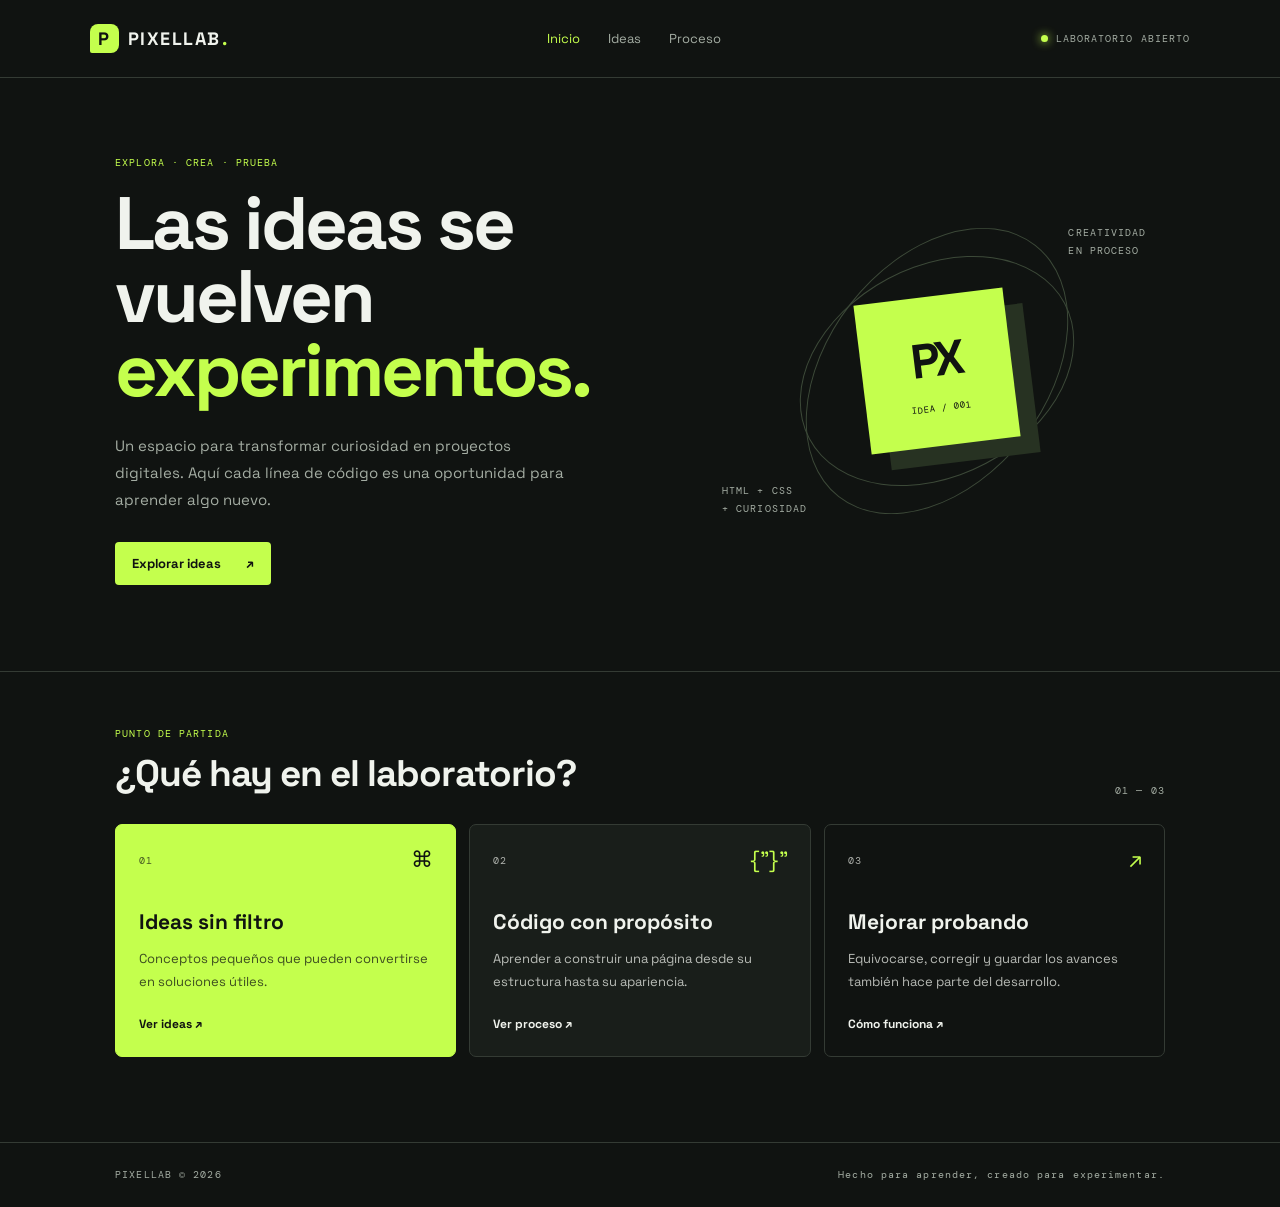
<file: index.html>
<!DOCTYPE html>
<html lang="es">
<head>
  <meta charset="UTF-8">
  <meta name="viewport" content="width=device-width, initial-scale=1.0">
  <title>PixelLab | Inicio</title>
  <link rel="stylesheet" href="estilos.css">
</head>
<body>
  <header class="topbar">
    <a class="marca" href="index.html"><span class="marca-icono">P</span> PIXELLAB<span class="punto">.</span></a>
    <nav>
      <a class="activo" href="index.html">Inicio</a>
      <a href="pagina1.html">Ideas</a>
      <a href="pagina2.html">Proceso</a>
    </nav>
    <span class="estado"><span></span> LABORATORIO ABIERTO</span>
  </header>

  <main>
    <section class="hero">
      <div class="hero-texto">
        <p class="sobrelinea">EXPLORA · CREA · PRUEBA</p>
        <h1>Las ideas se vuelven<br><em>experimentos.</em></h1>
        <p class="intro">Un espacio para transformar curiosidad en proyectos digitales. Aquí cada línea de código es una oportunidad para aprender algo nuevo.</p>
        <a class="boton" href="pagina1.html">Explorar ideas <span>↗</span></a>
      </div>
      <div class="figura">
        <div class="orbita orbita-1"></div>
        <div class="orbita orbita-2"></div>
        <div class="cuadro-central"><span>PX</span><small>IDEA / 001</small></div>
        <span class="etiqueta etiqueta-arriba">CREATIVIDAD<br>EN PROCESO</span>
        <span class="etiqueta etiqueta-abajo">HTML + CSS<br>+ CURIOSIDAD</span>
      </div>
    </section>

    <section class="seccion">
      <div class="titulo-seccion">
        <div><p class="sobrelinea">PUNTO DE PARTIDA</p><h2>¿Qué hay en el laboratorio?</h2></div>
        <span class="contador">01 — 03</span>
      </div>
      <div class="rejilla">
        <article class="bloque bloque-verde">
          <span class="numero">01</span><span class="simbolo">⌘</span>
          <h3>Ideas sin filtro</h3>
          <p>Conceptos pequeños que pueden convertirse en soluciones útiles.</p>
          <a href="pagina1.html">Ver ideas ↗</a>
        </article>
        <article class="bloque bloque-oscuro">
          <span class="numero">02</span><span class="simbolo">{"}"</span>
          <h3>Código con propósito</h3>
          <p>Aprender a construir una página desde su estructura hasta su apariencia.</p>
          <a href="pagina2.html">Ver proceso ↗</a>
        </article>
        <article class="bloque bloque-borde">
          <span class="numero">03</span><span class="simbolo">↗</span>
          <h3>Mejorar probando</h3>
          <p>Equivocarse, corregir y guardar los avances también hace parte del desarrollo.</p>
          <a href="pagina2.html">Cómo funciona ↗</a>
        </article>
      </div>
    </section>
  </main>

  <footer><span>PIXELLAB © 2026</span><span>Hecho para aprender, creado para experimentar.</span></footer>
</body>
</html>
</file>
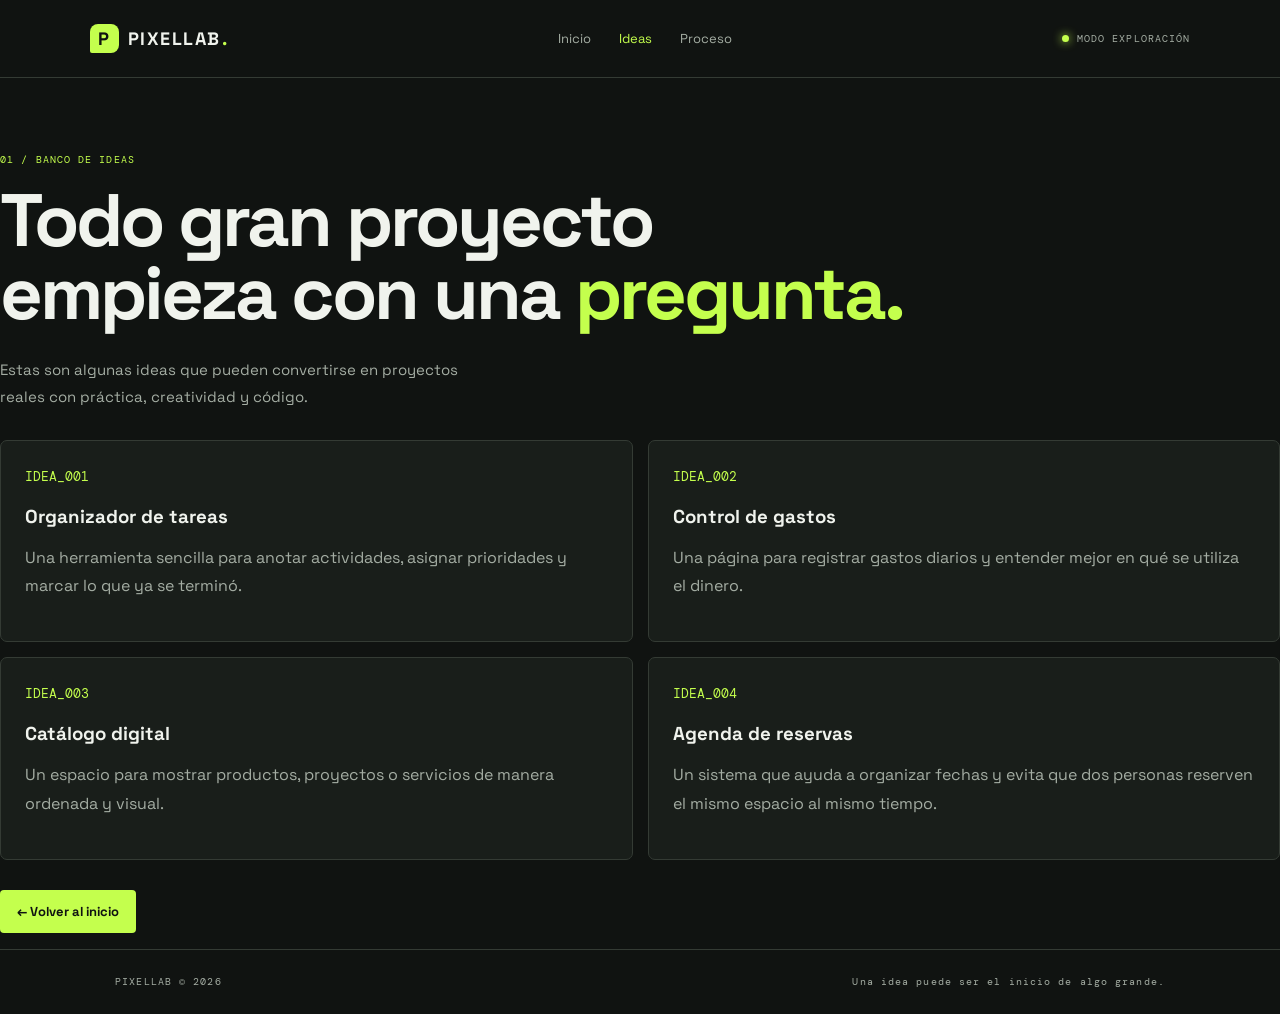
<file: pagina1.html>
<!DOCTYPE html>
<html lang="es">
<head>
  <meta charset="UTF-8">
  <meta name="viewport" content="width=device-width, initial-scale=1.0">
  <title>PixelLab | Ideas</title>
  <link rel="stylesheet" href="estilos.css">
</head>
<body>
  <header class="topbar">
    <a class="marca" href="index.html"><span class="marca-icono">P</span> PIXELLAB<span class="punto">.</span></a>
    <nav><a href="index.html">Inicio</a><a class="activo" href="pagina1.html">Ideas</a><a href="pagina2.html">Proceso</a></nav>
    <span class="estado"><span></span> MODO EXPLORACIÓN</span>
  </header>
  <main class="contenedor pagina-secundaria">
    <p class="sobrelinea">01 / BANCO DE IDEAS</p>
    <h1>Todo gran proyecto<br>empieza con una <em>pregunta.</em></h1>
    <p class="intro">Estas son algunas ideas que pueden convertirse en proyectos reales con práctica, creatividad y código.</p>
    <div class="lista-ideas">
      <article class="idea"><small>IDEA_001</small><h3>Organizador de tareas</h3><p>Una herramienta sencilla para anotar actividades, asignar prioridades y marcar lo que ya se terminó.</p></article>
      <article class="idea"><small>IDEA_002</small><h3>Control de gastos</h3><p>Una página para registrar gastos diarios y entender mejor en qué se utiliza el dinero.</p></article>
      <article class="idea"><small>IDEA_003</small><h3>Catálogo digital</h3><p>Un espacio para mostrar productos, proyectos o servicios de manera ordenada y visual.</p></article>
      <article class="idea"><small>IDEA_004</small><h3>Agenda de reservas</h3><p>Un sistema que ayuda a organizar fechas y evita que dos personas reserven el mismo espacio al mismo tiempo.</p></article>
    </div>
    <p style="margin-top:30px"><a class="boton" href="index.html">← Volver al inicio</a></p>
  </main>
  <footer><span>PIXELLAB © 2026</span><span>Una idea puede ser el inicio de algo grande.</span></footer>
</body>
</html>
</file>
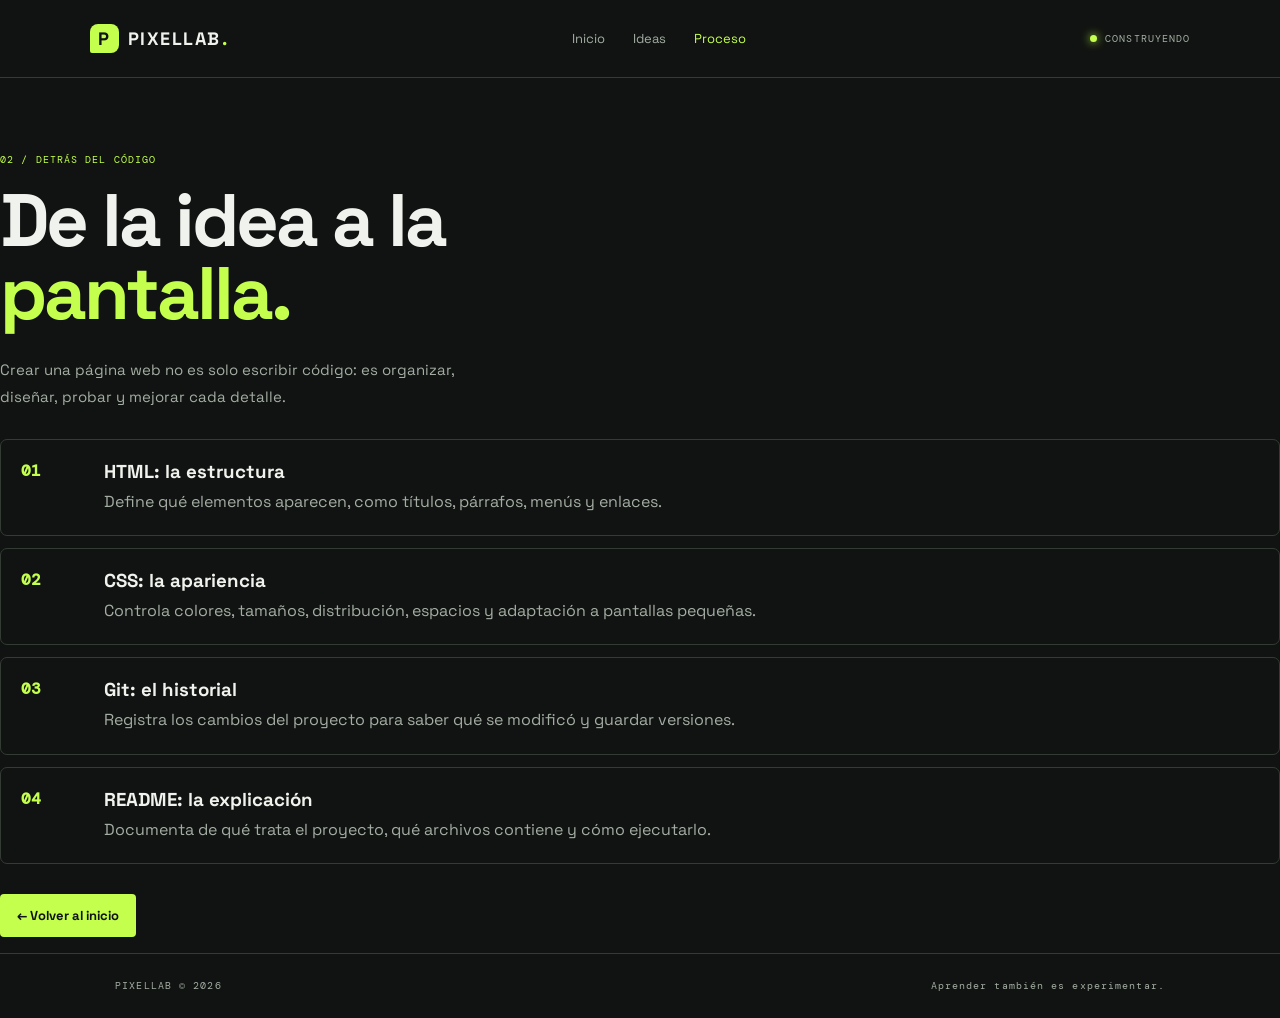
<file: pagina2.html>
<!DOCTYPE html>
<html lang="es">
<head>
  <meta charset="UTF-8">
  <meta name="viewport" content="width=device-width, initial-scale=1.0">
  <title>PixelLab | Proceso</title>
  <link rel="stylesheet" href="estilos.css">
</head>
<body>
  <header class="topbar">
    <a class="marca" href="index.html"><span class="marca-icono">P</span> PIXELLAB<span class="punto">.</span></a>
    <nav><a href="index.html">Inicio</a><a href="pagina1.html">Ideas</a><a class="activo" href="pagina2.html">Proceso</a></nav>
    <span class="estado"><span></span> CONSTRUYENDO</span>
  </header>
  <main class="contenedor pagina-secundaria">
    <p class="sobrelinea">02 / DETRÁS DEL CÓDIGO</p>
    <h1>De la idea a la<br><em>pantalla.</em></h1>
    <p class="intro">Crear una página web no es solo escribir código: es organizar, diseñar, probar y mejorar cada detalle.</p>
    <div class="pasos">
      <article class="paso"><strong>01</strong><div><h3>HTML: la estructura</h3><p>Define qué elementos aparecen, como títulos, párrafos, menús y enlaces.</p></div></article>
      <article class="paso"><strong>02</strong><div><h3>CSS: la apariencia</h3><p>Controla colores, tamaños, distribución, espacios y adaptación a pantallas pequeñas.</p></div></article>
      <article class="paso"><strong>03</strong><div><h3>Git: el historial</h3><p>Registra los cambios del proyecto para saber qué se modificó y guardar versiones.</p></div></article>
      <article class="paso"><strong>04</strong><div><h3>README: la explicación</h3><p>Documenta de qué trata el proyecto, qué archivos contiene y cómo ejecutarlo.</p></div></article>
    </div>
    <p style="margin-top:30px"><a class="boton" href="index.html">← Volver al inicio</a></p>
  </main>
  <footer><span>PIXELLAB © 2026</span><span>Aprender también es experimentar.</span></footer>
</body>
</html>
</file>
<file: estilos.css>
@import url('https://fonts.googleapis.com/css2?family=DM+Mono:wght@400;500&family=Space+Grotesk:wght@400;500;600;700&display=swap');

:root {
  --fondo: #101311;
  --panel: #191e1a;
  --texto: #f0f3ed;
  --suave: #a4ada3;
  --verde: #c4ff4d;
  --linea: #343b34;
}

* { box-sizing: border-box; }
html { scroll-behavior: smooth; }
body {
  margin: 0;
  background: var(--fondo);
  color: var(--texto);
  font-family: 'Space Grotesk', Arial, sans-serif;
}
a { color: inherit; text-decoration: none; }
.topbar {
  min-height: 78px;
  padding: 0 7%;
  display: flex;
  align-items: center;
  justify-content: space-between;
  border-bottom: 1px solid var(--linea);
  gap: 20px;
}
.marca { font-size: 18px; font-weight: 700; letter-spacing: 1.5px; display: flex; align-items: center; gap: 9px; }
.marca-icono { display: grid; place-items: center; width: 29px; height: 29px; background: var(--verde); color: var(--fondo); border-radius: 8px 8px 8px 2px; }
.punto { color: var(--verde); margin-left: -8px; }
nav { display: flex; gap: 28px; }
nav a { color: var(--suave); font-size: 13px; }
nav a:hover, nav a.activo { color: var(--verde); }
.estado, .sobrelinea, .contador, .numero, .etiqueta, footer, .cuadro-central small {
  font-family: 'DM Mono', monospace;
  font-size: 10px;
  letter-spacing: 1.1px;
}
.estado { color: var(--suave); display: flex; align-items: center; gap: 8px; }
.estado span { width: 7px; height: 7px; background: var(--verde); border-radius: 50%; box-shadow: 0 0 10px var(--verde); }
.hero { padding: 78px 9% 86px; display: grid; grid-template-columns: 1.1fr .9fr; align-items: center; gap: 35px; overflow: hidden; }
.sobrelinea { color: var(--verde); margin: 0 0 18px; }
h1 { font-size: clamp(43px, 5.8vw, 76px); line-height: .99; letter-spacing: -3px; margin: 0; }
h1 em { color: var(--verde); font-style: normal; }
.intro { max-width: 465px; color: var(--suave); line-height: 1.8; font-size: 15px; margin: 25px 0 29px; }
.boton { display: inline-flex; align-items: center; gap: 25px; padding: 13px 17px; background: var(--verde); color: #101311; font-weight: 700; font-size: 13px; border-radius: 4px; transition: transform .2s; }
.boton:hover { transform: translateY(-3px); }
.figura { min-height: 330px; position: relative; display: grid; place-items: center; }
.orbita { position: absolute; border: 1px solid #3c4938; border-radius: 50%; transform: rotate(-28deg); }
.orbita-1 { width: 290px; height: 210px; }
.orbita-2 { width: 220px; height: 320px; transform: rotate(38deg); }
.cuadro-central { width: 150px; height: 150px; display: flex; flex-direction: column; align-items: center; justify-content: center; gap: 12px; background: var(--verde); color: var(--fondo); transform: rotate(-7deg); box-shadow: 18px 18px 0 #273222; }
.cuadro-central span { font-size: 48px; font-weight: 700; letter-spacing: -5px; }
.cuadro-central small { font-size: 9px; }
.etiqueta { position: absolute; color: var(--suave); line-height: 1.8; }
.etiqueta-arriba { top: 18px; right: 4%; }
.etiqueta-abajo { bottom: 18px; left: 3%; }
.seccion { padding: 55px 9% 85px; border-top: 1px solid var(--linea); }
.titulo-seccion { display: flex; justify-content: space-between; align-items: end; margin-bottom: 27px; gap: 20px; }
.titulo-seccion .sobrelinea { margin-bottom: 10px; }
h2 { margin: 0; font-size: clamp(25px, 3vw, 37px); letter-spacing: -1px; }
.contador { color: var(--suave); }
.rejilla { display: grid; grid-template-columns: repeat(3, 1fr); gap: 13px; }
.bloque { min-height: 230px; padding: 23px; border: 1px solid var(--linea); border-radius: 7px; position: relative; }
.bloque-verde { background: var(--verde); color: var(--fondo); border-color: var(--verde); }
.bloque-oscuro { background: var(--panel); }
.bloque-borde { background: transparent; }
.numero { opacity: .7; }
.simbolo { position: absolute; top: 20px; right: 22px; font-size: 22px; color: var(--verde); }
.bloque-verde .simbolo { color: var(--fondo); }
.bloque h3 { font-size: 21px; margin: 39px 0 10px; }
.bloque p { font-size: 13px; line-height: 1.7; opacity: .75; min-height: 45px; }
.bloque a { display: inline-block; margin-top: 10px; font-size: 12px; font-weight: 700; }
footer { border-top: 1px solid var(--linea); padding: 23px 9%; display: flex; justify-content: space-between; gap: 20px; color: var(--suave); line-height: 1.8; }

.pagina-secundaria { min-height: 58vh; padding-top: 75px; }
.lista-ideas { display: grid; grid-template-columns: repeat(2, 1fr); gap: 15px; margin-top: 30px; }
.idea { border: 1px solid var(--linea); border-radius: 7px; padding: 24px; background: var(--panel); }
.idea small { font-family: 'DM Mono', monospace; color: var(--verde); }
.idea h3 { margin-bottom: 8px; }
.idea p, .texto-proceso { color: var(--suave); line-height: 1.8; }
.pasos { display: grid; gap: 12px; margin-top: 28px; }
.paso { display: grid; grid-template-columns: 65px 1fr; gap: 18px; padding: 20px; border: 1px solid var(--linea); border-radius: 7px; }
.paso strong { color: var(--verde); font-family: 'DM Mono', monospace; }
.paso h3 { margin: 0 0 5px; }
.paso p { color: var(--suave); margin: 0; line-height: 1.7; }

@media (max-width: 760px) {
  .topbar { padding: 18px 5%; flex-wrap: wrap; }
  nav { order: 3; width: 100%; justify-content: space-between; gap: 10px; }
  .estado { font-size: 8px; }
  .hero { grid-template-columns: 1fr; padding: 55px 7%; }
  .figura { min-height: 280px; }
  .seccion { padding: 45px 7% 60px; }
  .rejilla, .lista-ideas { grid-template-columns: 1fr; }
  .bloque { min-height: 200px; }
  footer { padding: 20px 7%; flex-direction: column; }
  h1 { letter-spacing: -2px; }
}
</file>
